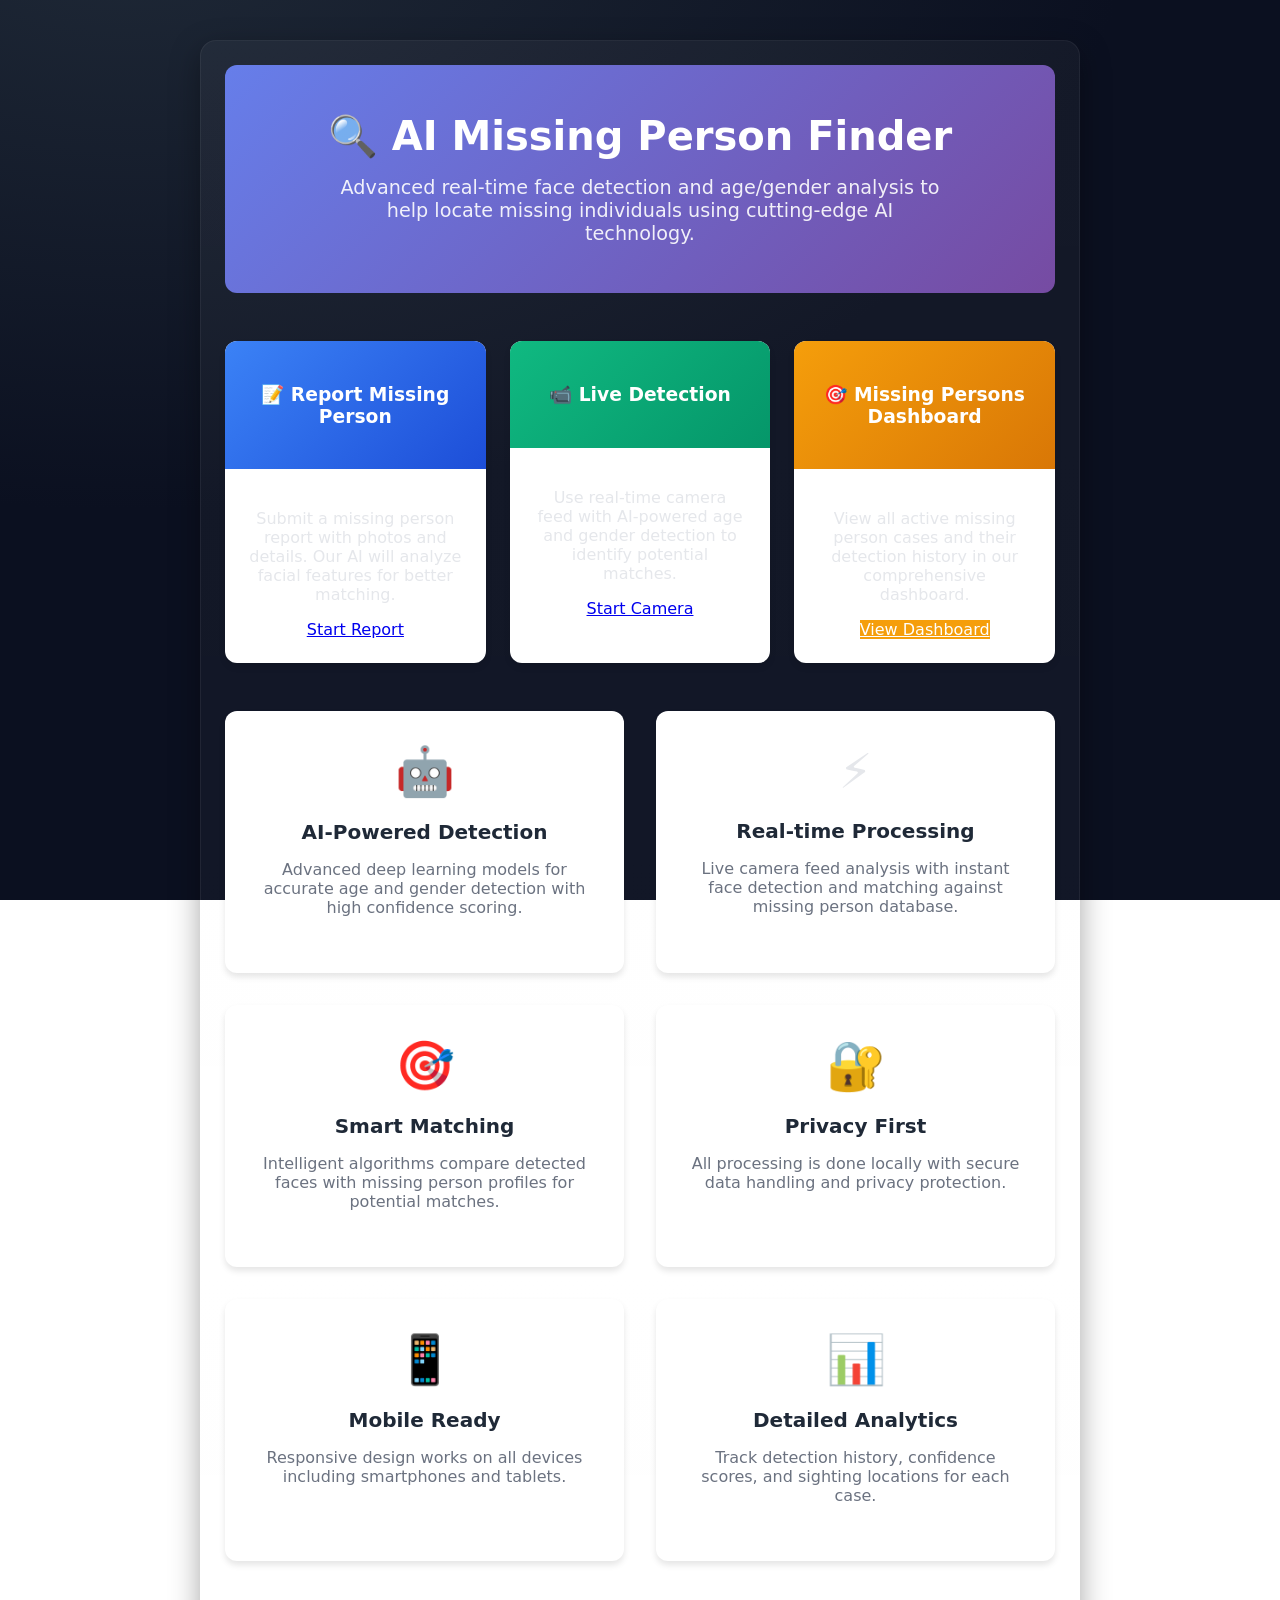
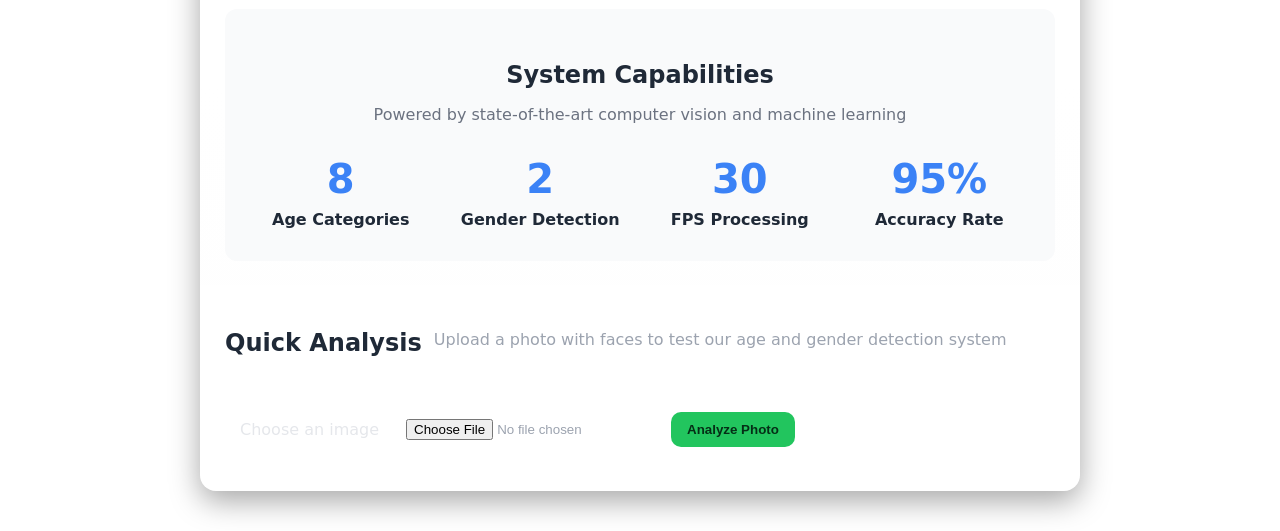
<file: templates/index.html>
<!DOCTYPE html>
<html lang="en">
<head>
  <meta charset="UTF-8" />
  <meta name="viewport" content="width=device-width, initial-scale=1.0" />
  <title>AI Missing Person Finder - Real-time Detection System</title>
  <link rel="stylesheet" href="/static/style.css" />
  <style>
    .hero-section {
      text-align: center;
      padding: 3rem 0;
      background: linear-gradient(135deg, #667eea 0%, #764ba2 100%);
      color: white;
      border-radius: 12px;
      margin-bottom: 3rem;
    }
    .hero-title {
      font-size: 2.5rem;
      font-weight: bold;
      margin-bottom: 1rem;
    }
    .hero-subtitle {
      font-size: 1.2rem;
      opacity: 0.9;
      max-width: 600px;
      margin: 0 auto;
    }
    .features-grid {
      display: grid;
      grid-template-columns: repeat(auto-fit, minmax(300px, 1fr));
      gap: 2rem;
      margin: 3rem 0;
    }
    .feature-card {
      background: white;
      border-radius: 12px;
      box-shadow: 0 4px 6px rgba(0, 0, 0, 0.1);
      padding: 2rem;
      text-align: center;
      transition: transform 0.2s, box-shadow 0.2s;
    }
    .feature-card:hover {
      transform: translateY(-4px);
      box-shadow: 0 8px 20px rgba(0, 0, 0, 0.15);
    }
    .feature-icon {
      font-size: 3rem;
      margin-bottom: 1rem;
    }
    .feature-title {
      font-size: 1.25rem;
      font-weight: bold;
      color: #1f2937;
      margin-bottom: 1rem;
    }
    .feature-description {
      color: #6b7280;
      margin-bottom: 1.5rem;
    }
    .main-actions {
      display: grid;
      grid-template-columns: repeat(auto-fit, minmax(250px, 1fr));
      gap: 1.5rem;
      margin: 3rem 0;
    }
    .action-card {
      background: white;
      border-radius: 12px;
      box-shadow: 0 4px 6px rgba(0, 0, 0, 0.1);
      overflow: hidden;
      transition: transform 0.2s;
    }
    .action-card:hover {
      transform: translateY(-2px);
    }
    .action-header {
      padding: 1.5rem;
      background: linear-gradient(135deg, #3b82f6, #1d4ed8);
      color: white;
      text-align: center;
    }
    .action-header.secondary {
      background: linear-gradient(135deg, #10b981, #059669);
    }
    .action-header.tertiary {
      background: linear-gradient(135deg, #f59e0b, #d97706);
    }
    .action-content {
      padding: 1.5rem;
      text-align: center;
    }
    .stats-section {
      background: #f9fafb;
      border-radius: 12px;
      padding: 2rem;
      margin: 3rem 0;
      text-align: center;
    }
    .stats-grid {
      display: grid;
      grid-template-columns: repeat(auto-fit, minmax(150px, 1fr));
      gap: 2rem;
      margin-top: 2rem;
    }
    .stat-item {
      color: #1f2937;
    }
    .stat-number {
      font-size: 2.5rem;
      font-weight: bold;
      color: #3b82f6;
    }
    .stat-label {
      font-weight: 600;
      margin-top: 0.5rem;
    }
  </style>
</head>
<body>
  <div class="container">
    <div class="hero-section">
      <h1 class="hero-title">🔍 AI Missing Person Finder</h1>
      <p class="hero-subtitle">Advanced real-time face detection and age/gender analysis to help locate missing individuals using cutting-edge AI technology.</p>
    </div>

    <div class="main-actions">
      <div class="action-card">
        <div class="action-header">
          <h3>📝 Report Missing Person</h3>
        </div>
        <div class="action-content">
          <p>Submit a missing person report with photos and details. Our AI will analyze facial features for better matching.</p>
          <a href="/report-missing" class="btn btn-primary" style="margin-top: 1rem;">Start Report</a>
        </div>
      </div>

      <div class="action-card">
        <div class="action-header secondary">
          <h3>📹 Live Detection</h3>
        </div>
        <div class="action-content">
          <p>Use real-time camera feed with AI-powered age and gender detection to identify potential matches.</p>
          <a href="/camera" class="btn btn-secondary" style="margin-top: 1rem;">Start Camera</a>
        </div>
      </div>

      <div class="action-card">
        <div class="action-header tertiary">
          <h3>🎯 Missing Persons Dashboard</h3>
        </div>
        <div class="action-content">
          <p>View all active missing person cases and their detection history in our comprehensive dashboard.</p>
          <a href="/missing-persons" class="btn" style="background: #f59e0b; color: white; margin-top: 1rem;">View Dashboard</a>
        </div>
      </div>
    </div>

    <div class="features-grid">
      <div class="feature-card">
        <div class="feature-icon">🤖</div>
        <h3 class="feature-title">AI-Powered Detection</h3>
        <p class="feature-description">Advanced deep learning models for accurate age and gender detection with high confidence scoring.</p>
      </div>

      <div class="feature-card">
        <div class="feature-icon">⚡</div>
        <h3 class="feature-title">Real-time Processing</h3>
        <p class="feature-description">Live camera feed analysis with instant face detection and matching against missing person database.</p>
      </div>

      <div class="feature-card">
        <div class="feature-icon">🎯</div>
        <h3 class="feature-title">Smart Matching</h3>
        <p class="feature-description">Intelligent algorithms compare detected faces with missing person profiles for potential matches.</p>
      </div>

      <div class="feature-card">
        <div class="feature-icon">🔐</div>
        <h3 class="feature-title">Privacy First</h3>
        <p class="feature-description">All processing is done locally with secure data handling and privacy protection.</p>
      </div>

      <div class="feature-card">
        <div class="feature-icon">📱</div>
        <h3 class="feature-title">Mobile Ready</h3>
        <p class="feature-description">Responsive design works on all devices including smartphones and tablets.</p>
      </div>

      <div class="feature-card">
        <div class="feature-icon">📊</div>
        <h3 class="feature-title">Detailed Analytics</h3>
        <p class="feature-description">Track detection history, confidence scores, and sighting locations for each case.</p>
      </div>
    </div>

    <div class="stats-section">
      <h2 style="color: #1f2937; margin-bottom: 1rem;">System Capabilities</h2>
      <p style="color: #6b7280;">Powered by state-of-the-art computer vision and machine learning</p>
      
      <div class="stats-grid">
        <div class="stat-item">
          <div class="stat-number">8</div>
          <div class="stat-label">Age Categories</div>
        </div>
        <div class="stat-item">
          <div class="stat-number">2</div>
          <div class="stat-label">Gender Detection</div>
        </div>
        <div class="stat-item">
          <div class="stat-number">30</div>
          <div class="stat-label">FPS Processing</div>
        </div>
        <div class="stat-item">
          <div class="stat-number">95%</div>
          <div class="stat-label">Accuracy Rate</div>
        </div>
      </div>
    </div>

    <div class="mode-selector">
      <h2 style="text-align: center; color: #1f2937; margin-bottom: 2rem;">Quick Analysis</h2>
      <p class="subtitle">Upload a photo with faces to test our age and gender detection system</p>
    </div>

    <form id="upload-form">
      <label for="image-input" class="file-label">Choose an image</label>
      <input id="image-input" name="image" type="file" accept="image/*" />
      <button type="submit">Analyze Photo</button>
    </form>

    <div id="preview" class="preview hidden">
      <p>Preview:</p>
      <img id="preview-img" alt="preview" />
    </div>

    <div id="result" class="result hidden">
      <p>Annotated result:</p>
      <img id="annotated-img" alt="annotated" />
      <div id="faces"></div>
      <div id="potential-matches" style="margin-top: 1rem;"></div>
    </div>

    <div id="error" class="error hidden"></div>
  </div>

  <script src="/static/script.js"></script>
</body>
</html>
</file>
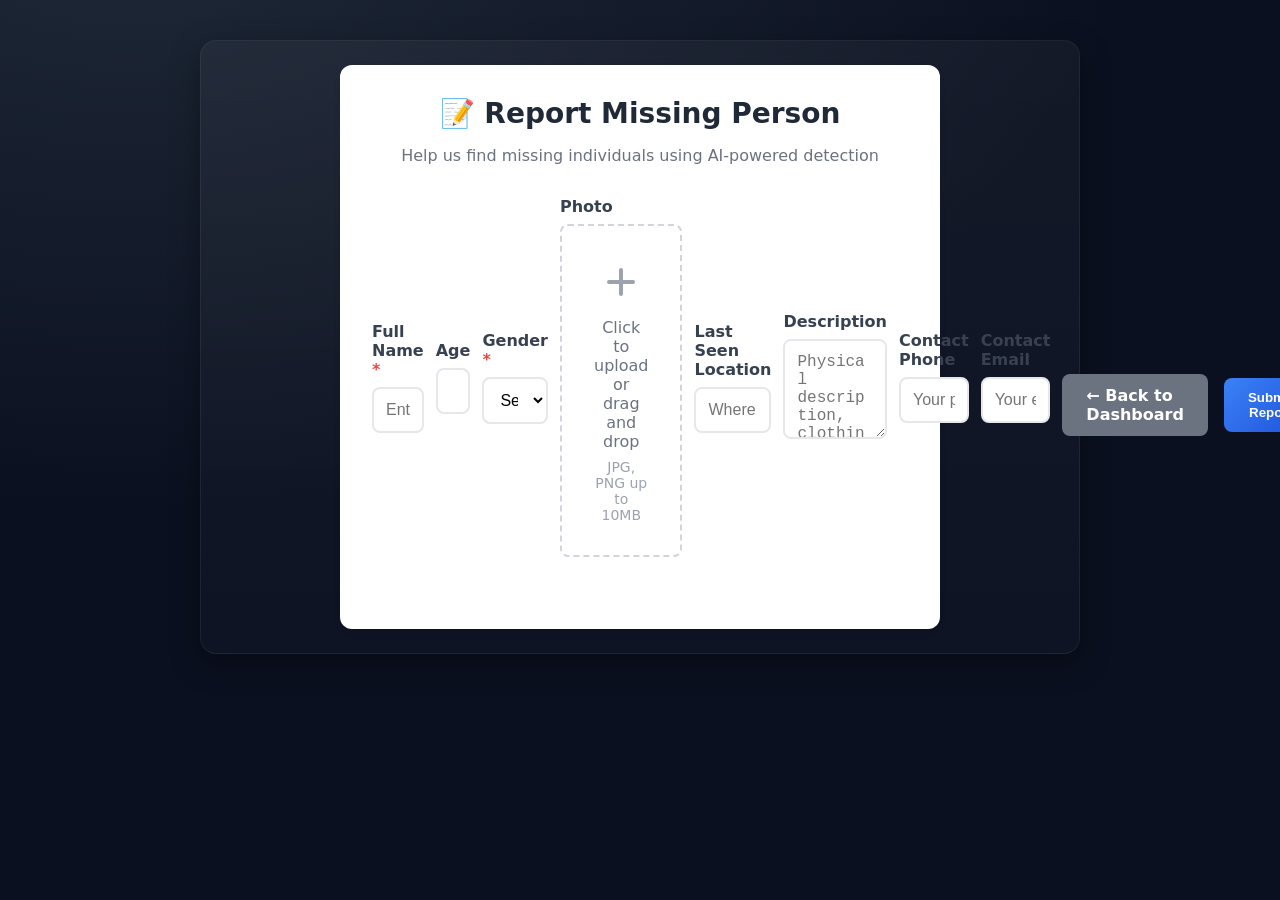
<file: templates/report_missing.html>
<!DOCTYPE html>
<html lang="en">
<head>
  <meta charset="UTF-8" />
  <meta name="viewport" content="width=device-width, initial-scale=1.0" />
  <title>Report Missing Person - AI Missing Person Finder</title>
  <link rel="stylesheet" href="/static/style.css" />
  <style>
    .form-container {
      max-width: 600px;
      margin: 0 auto;
      background: white;
      border-radius: 12px;
      box-shadow: 0 4px 6px rgba(0, 0, 0, 0.1);
      padding: 2rem;
    }
    .form-header {
      text-align: center;
      margin-bottom: 2rem;
    }
    .form-header h1 {
      color: #1f2937;
      margin-bottom: 0.5rem;
    }
    .form-header p {
      color: #6b7280;
    }
    .form-group {
      margin-bottom: 1.5rem;
    }
    .form-label {
      display: block;
      margin-bottom: 0.5rem;
      font-weight: 600;
      color: #374151;
    }
    .form-input {
      width: 100%;
      padding: 0.75rem;
      border: 2px solid #e5e7eb;
      border-radius: 8px;
      font-size: 1rem;
      transition: border-color 0.2s;
    }
    .form-input:focus {
      outline: none;
      border-color: #3b82f6;
      box-shadow: 0 0 0 3px rgba(59, 130, 246, 0.1);
    }
    .form-textarea {
      min-height: 100px;
      resize: vertical;
    }
    .form-select {
      width: 100%;
      padding: 0.75rem;
      border: 2px solid #e5e7eb;
      border-radius: 8px;
      font-size: 1rem;
      background: white;
    }
    .file-upload-area {
      border: 2px dashed #d1d5db;
      border-radius: 8px;
      padding: 2rem;
      text-align: center;
      transition: border-color 0.2s;
      cursor: pointer;
    }
    .file-upload-area:hover {
      border-color: #3b82f6;
      background: #f8fafc;
    }
    .file-upload-area.dragover {
      border-color: #3b82f6;
      background: #eff6ff;
    }
    .file-input {
      display: none;
    }
    .photo-preview {
      max-width: 200px;
      max-height: 200px;
      border-radius: 8px;
      margin: 1rem auto;
      display: none;
    }
    .btn {
      padding: 0.75rem 1.5rem;
      border: none;
      border-radius: 8px;
      text-decoration: none;
      font-weight: 600;
      cursor: pointer;
      transition: all 0.2s;
      display: inline-block;
    }
    .btn-primary {
      background: linear-gradient(135deg, #3b82f6, #1d4ed8);
      color: white;
      width: 100%;
      text-align: center;
    }
    .btn-primary:hover {
      transform: translateY(-2px);
      box-shadow: 0 4px 12px rgba(59, 130, 246, 0.4);
    }
    .btn-secondary {
      background: #6b7280;
      color: white;
      margin-right: 1rem;
    }
    .btn-secondary:hover {
      background: #4b5563;
    }
    .form-actions {
      display: flex;
      justify-content: space-between;
      align-items: center;
      margin-top: 2rem;
    }
    .required {
      color: #ef4444;
    }
  </style>
</head>
<body>
  <div class="container">
    <div class="form-container">
      <div class="form-header">
        <h1>📝 Report Missing Person</h1>
        <p>Help us find missing individuals using AI-powered detection</p>
      </div>

      <form method="POST" enctype="multipart/form-data" id="missing-person-form">
        <div class="form-group">
          <label for="name" class="form-label">Full Name <span class="required">*</span></label>
          <input type="text" id="name" name="name" class="form-input" required 
                 placeholder="Enter the missing person's full name">
        </div>

        <div class="form-group">
          <label for="age" class="form-label">Age</label>
          <input type="number" id="age" name="age" class="form-input" min="0" max="120"
                 placeholder="Age (if known)">
        </div>

        <div class="form-group">
          <label for="gender" class="form-label">Gender <span class="required">*</span></label>
          <select id="gender" name="gender" class="form-select" required>
            <option value="">Select gender</option>
            <option value="Male">Male</option>
            <option value="Female">Female</option>
          </select>
        </div>

        <div class="form-group">
          <label for="photo" class="form-label">Photo</label>
          <div class="file-upload-area" onclick="document.getElementById('photo').click()">
            <div>
              <svg style="width: 48px; height: 48px; margin: 0 auto; color: #9ca3af;" fill="none" stroke="currentColor" viewBox="0 0 24 24">
                <path stroke-linecap="round" stroke-linejoin="round" stroke-width="2" d="M12 6v6m0 0v6m0-6h6m-6 0H6"></path>
              </svg>
              <p style="margin: 0.5rem 0; color: #6b7280;">Click to upload or drag and drop</p>
              <p style="margin: 0; font-size: 0.875rem; color: #9ca3af;">JPG, PNG up to 10MB</p>
            </div>
            <img id="photo-preview" class="photo-preview" alt="Photo preview">
          </div>
          <input type="file" id="photo" name="photo" class="file-input" accept="image/*">
        </div>

        <div class="form-group">
          <label for="last_seen_location" class="form-label">Last Seen Location</label>
          <input type="text" id="last_seen_location" name="last_seen_location" class="form-input"
                 placeholder="Where was this person last seen?">
        </div>

        <div class="form-group">
          <label for="description" class="form-label">Description</label>
          <textarea id="description" name="description" class="form-input form-textarea"
                    placeholder="Physical description, clothing, distinctive features, etc."></textarea>
        </div>

        <div class="form-group">
          <label for="contact_phone" class="form-label">Contact Phone</label>
          <input type="tel" id="contact_phone" name="contact_phone" class="form-input"
                 placeholder="Your phone number for updates">
        </div>

        <div class="form-group">
          <label for="contact_email" class="form-label">Contact Email</label>
          <input type="email" id="contact_email" name="contact_email" class="form-input"
                 placeholder="Your email for updates">
        </div>

        <div class="form-actions">
          <a href="/missing-persons" class="btn btn-secondary">← Back to Dashboard</a>
          <button type="submit" class="btn btn-primary">Submit Report</button>
        </div>
      </form>
    </div>
  </div>

  <script>
    // Photo upload handling
    const photoInput = document.getElementById('photo');
    const photoPreview = document.getElementById('photo-preview');
    const uploadArea = document.querySelector('.file-upload-area');

    photoInput.addEventListener('change', function(e) {
      const file = e.target.files[0];
      if (file) {
        const reader = new FileReader();
        reader.onload = function(e) {
          photoPreview.src = e.target.result;
          photoPreview.style.display = 'block';
        };
        reader.readAsDataURL(file);
      }
    });

    // Drag and drop functionality
    uploadArea.addEventListener('dragover', function(e) {
      e.preventDefault();
      uploadArea.classList.add('dragover');
    });

    uploadArea.addEventListener('dragleave', function(e) {
      e.preventDefault();
      uploadArea.classList.remove('dragover');
    });

    uploadArea.addEventListener('drop', function(e) {
      e.preventDefault();
      uploadArea.classList.remove('dragover');
      
      const files = e.dataTransfer.files;
      if (files.length > 0) {
        photoInput.files = files;
        photoInput.dispatchEvent(new Event('change'));
      }
    });

    // Form validation
    document.getElementById('missing-person-form').addEventListener('submit', function(e) {
      const name = document.getElementById('name').value.trim();
      const gender = document.getElementById('gender').value;
      
      if (!name) {
        alert('Please enter the missing person\'s name.');
        e.preventDefault();
        return;
      }
      
      if (!gender) {
        alert('Please select the missing person\'s gender.');
        e.preventDefault();
        return;
      }
    });
  </script>
</body>
</html>
</file>
<file: static/style.css>
:root { --bg: #0f172a; --card: #111827; --text: #e5e7eb; --muted: #9ca3af; --accent: #22c55e; }
* { box-sizing: border-box; }
body { margin: 0; font-family: ui-sans-serif, system-ui, -apple-system, Segoe UI, Roboto, Ubuntu, Cantarell, Noto Sans, Arial, "Apple Color Emoji", "Segoe UI Emoji"; background: radial-gradient(1000px 600px at 10% -10%, #1f2937, #0b1020) fixed; color: var(--text);}
.container { max-width: 880px; margin: 40px auto; padding: 24px; background: linear-gradient(180deg, rgba(255,255,255,0.04), rgba(255,255,255,0.02)); border: 1px solid rgba(255,255,255,0.06); border-radius: 16px; box-shadow: 0 10px 30px rgba(0,0,0,0.35); }
h1 { margin: 0 0 8px; font-size: 28px; }
.subtitle { margin: 0 0 20px; color: var(--muted); }

/* Mode selector */
.mode-selector { margin-bottom: 20px; display: flex; align-items: center; gap: 12px; flex-wrap: wrap; }
.mode-link { display: inline-flex; align-items: center; gap: 8px; padding: 12px 20px; background: rgba(34, 197, 94, 0.15); color: var(--accent); text-decoration: none; border-radius: 10px; border: 1px solid rgba(34, 197, 94, 0.3); transition: all 0.2s; font-weight: 500; }
.mode-link:hover { background: rgba(34, 197, 94, 0.25); transform: translateY(-1px); }
.mode-separator { color: var(--muted); font-weight: 500; }

form { display: flex; gap: 12px; align-items: center; margin-bottom: 16px; }
.file-label { padding: 10px 14px; border: 1px dashed rgba(255,255,255,0.2); border-radius: 10px; cursor: pointer; }
input[type="file"] { color: var(--muted); }
button { background: var(--accent); color: #052e16; border: none; padding: 10px 16px; border-radius: 10px; font-weight: 600; cursor: pointer; }
button:disabled { opacity: 0.6; cursor: not-allowed; }
.preview img, .result img { max-width: 100%; border-radius: 10px; border: 1px solid rgba(255,255,255,0.08); }
.hidden { display: none; }
.error { margin-top: 12px; color: #fecaca; background: rgba(239, 68, 68, 0.1); border: 1px solid rgba(239, 68, 68, 0.25); padding: 8px 12px; border-radius: 10px; }
#faces { margin-top: 14px; display: grid; grid-template-columns: repeat(auto-fill,minmax(220px,1fr)); gap: 10px; }
.face-card { background: rgba(255,255,255,0.04); border: 1px solid rgba(255,255,255,0.06); border-radius: 12px; padding: 10px; }
.face-card h4 { margin: 0 0 6px; }
.face-card p { margin: 4px 0; color: var(--muted); }

/* Camera-specific styles */
.camera-controls { display: flex; gap: 12px; align-items: center; margin-bottom: 20px; flex-wrap: wrap; }
.camera-btn { background: var(--accent); color: #052e16; border: none; padding: 12px 20px; border-radius: 10px; font-weight: 600; cursor: pointer; transition: all 0.2s; }
.camera-btn:hover:not(:disabled) { transform: translateY(-1px); box-shadow: 0 4px 12px rgba(34, 197, 94, 0.3); }
.camera-btn.disabled { background: rgba(255,255,255,0.1); color: var(--muted); cursor: not-allowed; }
.back-link { color: var(--accent); text-decoration: none; padding: 8px 12px; border-radius: 6px; transition: background 0.2s; }
.back-link:hover { background: rgba(34, 197, 94, 0.1); }

.camera-container { margin-top: 20px; }
.video-wrapper { display: flex; justify-content: center; margin-bottom: 16px; }
#video-feed { max-width: 100%; height: auto; border-radius: 12px; border: 2px solid rgba(255,255,255,0.1); box-shadow: 0 8px 24px rgba(0,0,0,0.3); }

.camera-info { display: flex; justify-content: space-between; align-items: center; flex-wrap: wrap; gap: 12px; padding: 12px; background: rgba(255,255,255,0.04); border-radius: 10px; border: 1px solid rgba(255,255,255,0.06); }
.camera-info p { margin: 0; color: var(--muted); }
#fps-counter { font-family: 'Courier New', monospace; font-weight: bold; color: var(--accent); background: rgba(34, 197, 94, 0.1); padding: 4px 8px; border-radius: 6px; }

.error ul { margin: 8px 0; padding-left: 20px; }
.error li { margin: 4px 0; }

@media (max-width: 640px) {
  .container { margin: 20px; padding: 16px; }
  .mode-selector { flex-direction: column; align-items: stretch; text-align: center; }
  .camera-controls { flex-direction: column; align-items: stretch; }
  .camera-btn, .back-link { text-align: center; }
  .camera-info { flex-direction: column; text-align: center; }
  h1 { font-size: 24px; }
}
</file>
